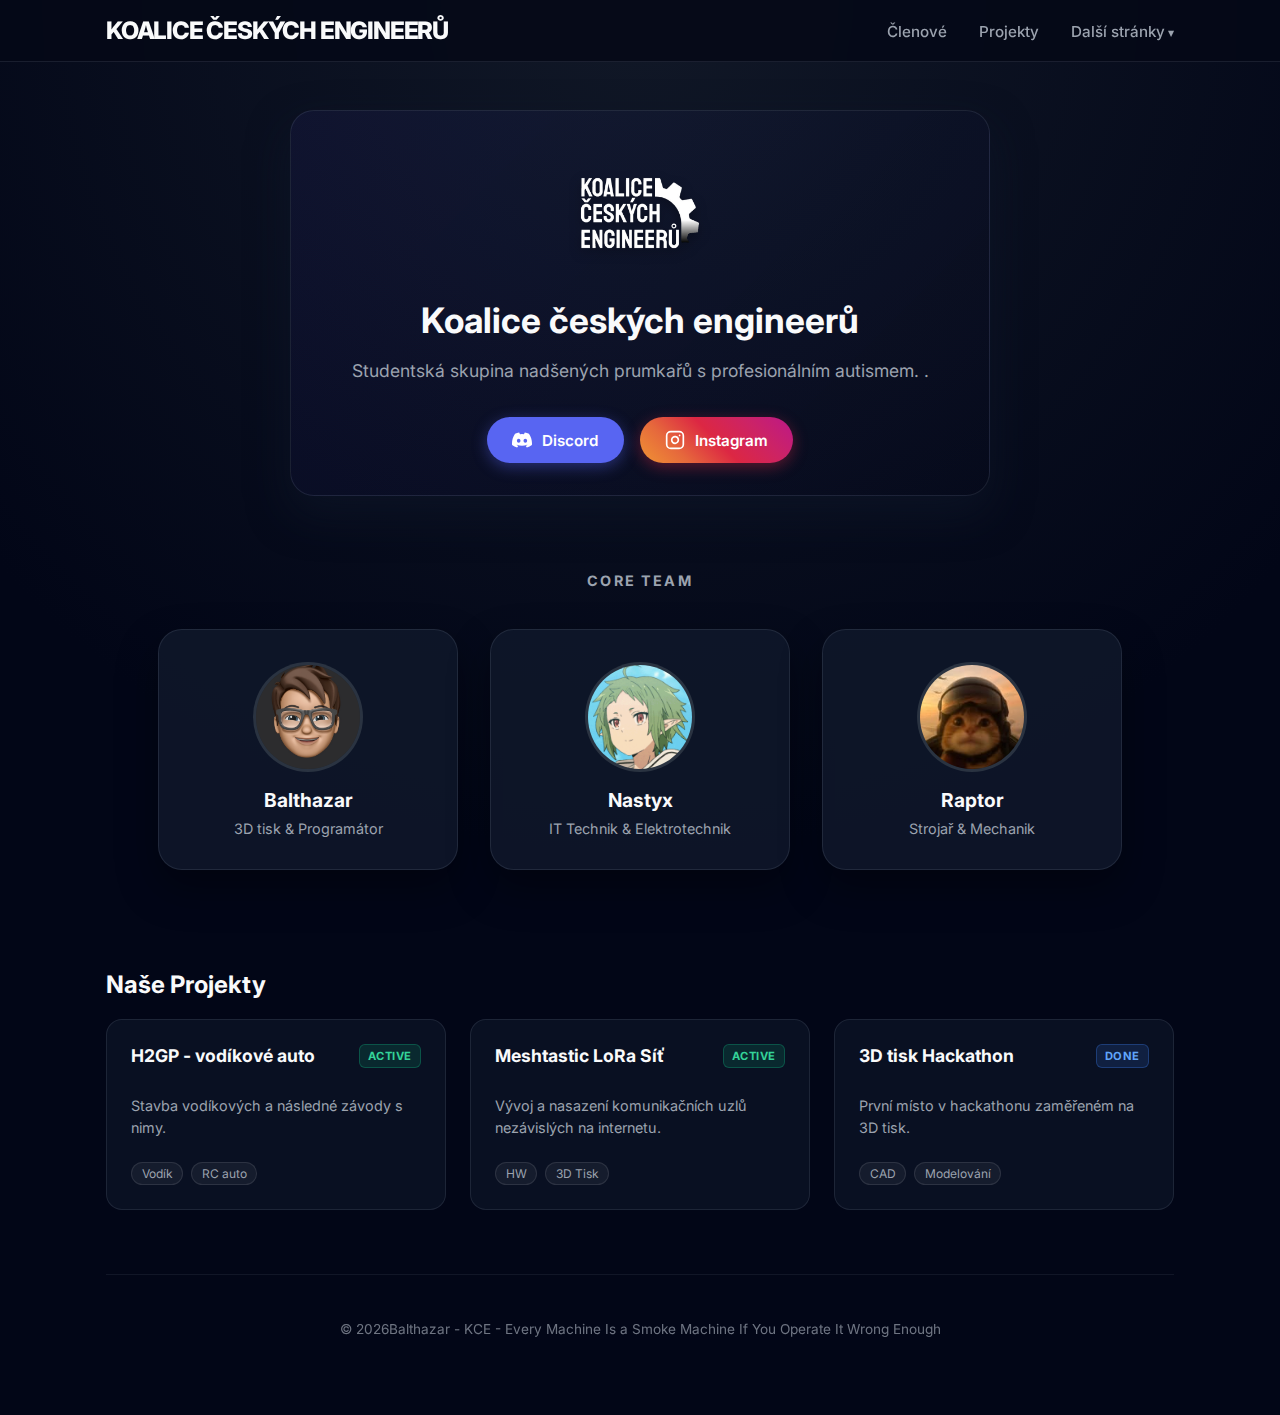
<file: index.html>
<!DOCTYPE html>
<html lang="cs">
<head>
  <meta charset="utf-8" />
  <meta name="viewport" content="width=device-width, initial-scale=1" />
  <title>Koalice českých engineerů</title>
  <meta name="description" content="Studentská skupina nadšených prumkařů s profesionálním autismem." />
  <link rel="stylesheet" href="styles.css" />
  <link href="https://fonts.googleapis.com/css2?family=Inter:wght@300;400;500;600;700&display=swap" rel="stylesheet" />
</head>
<body>

  <nav class="navbar">
      <div class="nav-container">
          <a href="index.html" class="nav-logo">Koalice českých engineerů</a>
          <ul class="nav-menu">
              <li><a href="members.html" class="nav-link">Členové</a></li>
              <li><a href="projects.html" class="nav-link">Projekty</a></li>
              
              <li class="dropdown">
                  <span class="nav-link dropdown-toggle">Další stránky</span>
                  <ul class="dropdown-menu">
                      <li><a href="wiki.html">Wiki / Dokumentace</a></li>
                      <li><a href="gallery.html">Galerie bastlů</a></li>
                      <li><a href="links.html">Server Status</a></li>
                      </ul>
              </li>
          </ul>
      </div>
  </nav>

  <main class="landing">
    
    <header class="hero" role="banner">
      <img src="KCE_logo.png" alt="Logo Koalice" class="landing-logo"> <h1>Koalice českých engineerů</h1>
      <p class="lead">
        Studentská skupina nadšených prumkařů s profesionálním autismem.
        .
      </p>

      <div class="hero-actions">
          <a href="https://discord.gg/tvuj_odkaz" target="_blank" class="btn btn-discord">
              <svg width="20" height="20" viewBox="0 0 24 24" fill="currentColor"><path d="M20.317 4.37a19.791 19.791 0 0 0-4.885-1.515.074.074 0 0 0-.079.037 13.565 13.565 0 0 0-1.057 2.155 18.293 18.293 0 0 0-4.634 0c-.324-.725-.69-1.442-1.072-2.146a.074.074 0 0 0-.079-.037A19.736 19.736 0 0 0 3.673 4.37a.07.07 0 0 0-.032.027C.533 9.046-.319 13.58.099 18.057a.082.082 0 0 0 .031.057 19.9 19.9 0 0 0 5.993 3.03.078.078 0 0 0 .084-.028 14.09 14.09 0 0 0 1.226-1.994.076.076 0 0 0-.041-.106 13.107 13.107 0 0 1-1.872-.892.077.077 0 0 1-.008-.128 10.2 10.2 0 0 0 .372-.292.074.074 0 0 1 .077-.01c3.928 1.793 8.18 1.793 12.062 0a.074.074 0 0 1 .078.01c.12.098.246.198.373.292a.077.077 0 0 1-.006.127 12.299 12.299 0 0 1-1.873.892.077.077 0 0 0-.041.107c.36.698.772 1.362 1.225 1.993a.076.076 0 0 0 .084.028 19.839 19.839 0 0 0 6.002-3.03.077.077 0 0 0 .032-.054c.5-5.177-.838-9.674-3.549-13.66a.061.061 0 0 0-.031-.03zM8.02 15.33c-1.183 0-2.157-1.085-2.157-2.419 0-1.333.956-2.419 2.157-2.419 1.21 0 2.176 1.086 2.157 2.419 0 1.334-.956 2.419-2.157 2.419zm7.975 0c-1.183 0-2.157-1.085-2.157-2.419 0-1.333.955-2.419 2.157-2.419 1.21 0 2.176 1.086 2.157 2.419 0 1.334-.946 2.419-2.157 2.419z"/></svg>
              Discord
          </a>

          <a href="https://www.instagram.com/koalice_ceskych_engineeru/" target="_blank" class="btn btn-instagram">
              <svg width="20" height="20" viewBox="0 0 24 24" fill="none" stroke="currentColor" stroke-width="2" stroke-linecap="round" stroke-linejoin="round"><rect x="2" y="2" width="20" height="20" rx="5" ry="5"></rect><path d="M16 11.37A4 4 0 1 1 12.63 8 4 4 0 0 1 16 11.37z"></path><line x1="17.5" y1="6.5" x2="17.51" y2="6.5"></line></svg>
              Instagram
          </a>
      </div>
      </header>

    <section id="members" class="members-section">
      <h2>Core Team</h2>
      <ul class="members-grid" role="list">
        
        <li role="listitem">
          <a class="member-card" href="balthazar.html">
            <img class="member-avatar" src="pfp_balthazar.PNG" alt="Balthazar" /> <div class="member-meta">
              <span class="member-name">Balthazar</span>
              <span class="member-role">3D tisk & Programátor</span>
            </div>
          </a>
        </li>

        <li role="listitem">
          <a class="member-card" href="nastyx.html">
            <img class="member-avatar" src="nas-pfp.gif" alt="Nastyx" /> <div class="member-meta">
              <span class="member-name">Nastyx</span>
              <span class="member-role">IT Technik & Elektrotechnik</span>
            </div>
          </a>
        </li>

        <li role="listitem">
          <a class="member-card" href="sutr.html"> <img class="member-avatar" src="pfp_raptor.jpg" alt="sutr" />
            <div class="member-meta">
              <span class="member-name">Raptor</span>
              <span class="member-role">Strojař & Mechanik</span>
            </div>
          </a>
        </li>

      </ul>
    </section>

    <section id="projects" class="projects-section">
        <h2>Naše Projekty</h2>
        <div class="projects-grid">
            
            <article class="project-card">
                <div class="project-header">
                    <h3>H2GP - vodíkové auto</h3>
                    <span class="status active">Active</span>
                </div>
                <p>Stavba vodíkových a následné závody s nimy.</p> <div class="chips">
                    <span class="chip">Vodík</span>
                    <span class="chip">RC auto</span>
                </div>
            </article>

            <article class="project-card">
                <div class="project-header">
                    <h3>Meshtastic LoRa Síť</h3>
                    <span class="status active">Active</span>
                </div>
                <p>Vývoj a nasazení komunikačních uzlů nezávislých na internetu.</p> <div class="chips">
                    <span class="chip">HW</span>
                    <span class="chip">3D Tisk</span>
                </div>
            </article>

            <article class="project-card">
                <div class="project-header">
                    <h3>3D tisk Hackathon</h3>
                    <span class="status finished">Done</span>
                </div>
                <p>První místo v hackathonu zaměřeném na 3D tisk.</p> <div class="chips">
                <span class="chip">CAD</span>
                <span class="chip">Modelování</span>
                </div>
            </article>

        </div>
    </section>

    <footer class="landing-footer">
      <p>© <span id="year"></span>Balthazar - KCE - Every Machine Is a Smoke Machine If You Operate It Wrong Enough</p> </footer>

  </main>

  <script>
    document.getElementById('year').textContent = new Date().getFullYear();
  </script>
</body>
</html>
</file>
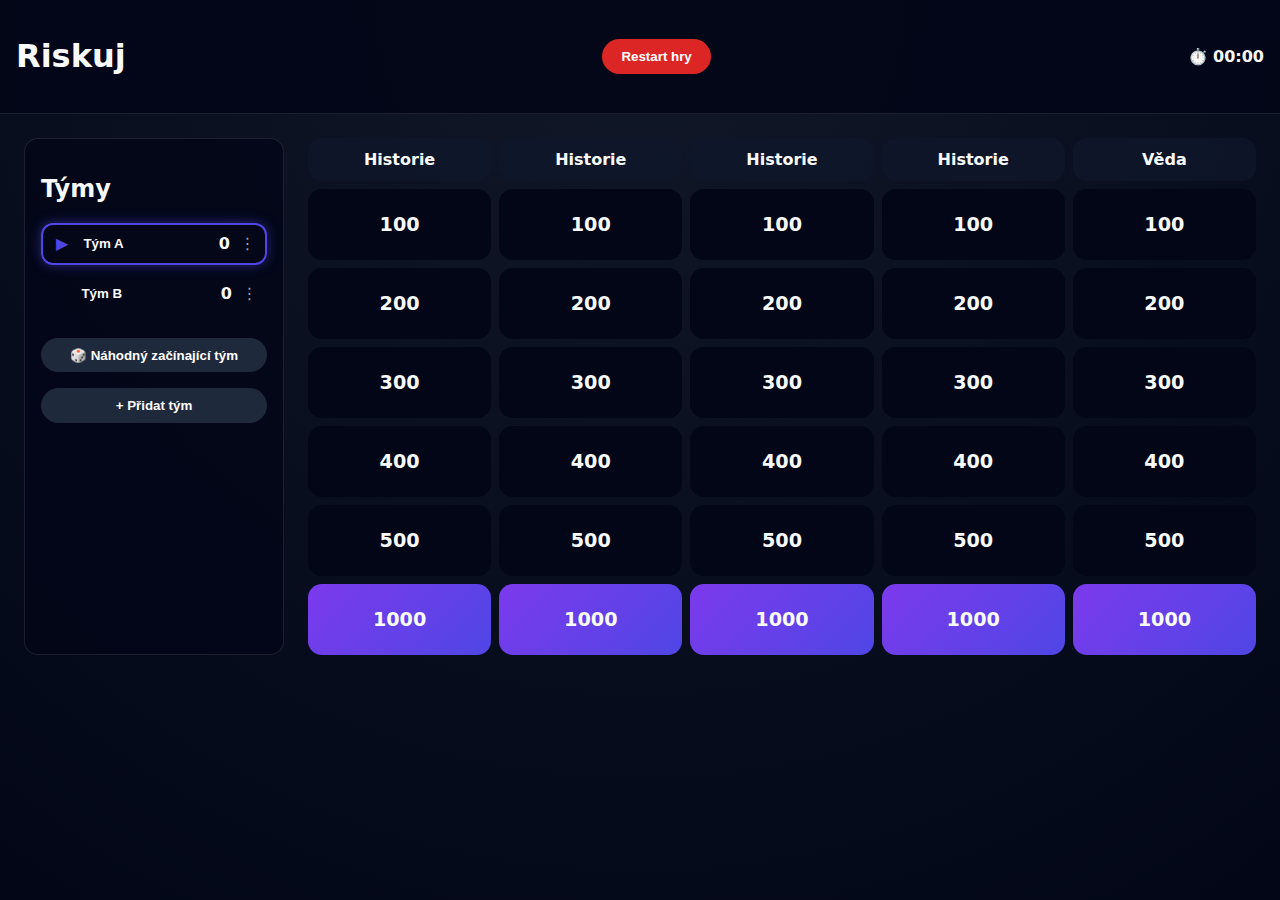
<file: public/index.html>
<!DOCTYPE html>
<html lang="cs">
<head>
    <meta charset="UTF-8" />
    <meta name="viewport" content="width=device-width, initial-scale=1.0"/>
    <title>Riskuj – Webová hra</title>
    <link rel="stylesheet" href="style.css"/>
</head>
<body>

<header class="top-bar">
    <h1>Riskuj</h1>
    <button id="resetGameBtn" class="btn danger">Restart hry</button>
</header>

<main class="game-layout">

    <aside class="scoreboard">
        <h2>Týmy</h2>
        <div id="teams"></div>

        <div class="scoreboard-actions">
            <button id="addTeamBtn" class="btn secondary">+ Přidat tým</button>
        </div>
    </aside>

    <section class="board-wrapper">
        <div id="gameBoard" class="game-board"></div>
    </section>

</main>

<div id="modal" class="modal hidden">
    <div class="modal-content">
        <h3 id="modalCategory"></h3>
        <p id="modalQuestion" class="question-text"></p>

        <button id="showAnswerBtn" class="btn primary">Zobrazit odpověď</button>
        <p id="modalAnswer" class="answer-text hidden"></p>

        <div class="modal-actions">
            <button id="correctBtn" class="btn success">Správně</button>
            <button id="wrongBtn" class="btn danger">Špatně</button>
            <button id="closeModalBtn" class="btn secondary">Zavřít</button>
        </div>
    </div>
</div>

<script src="main.js"></script>
</body>
</html>
</file>
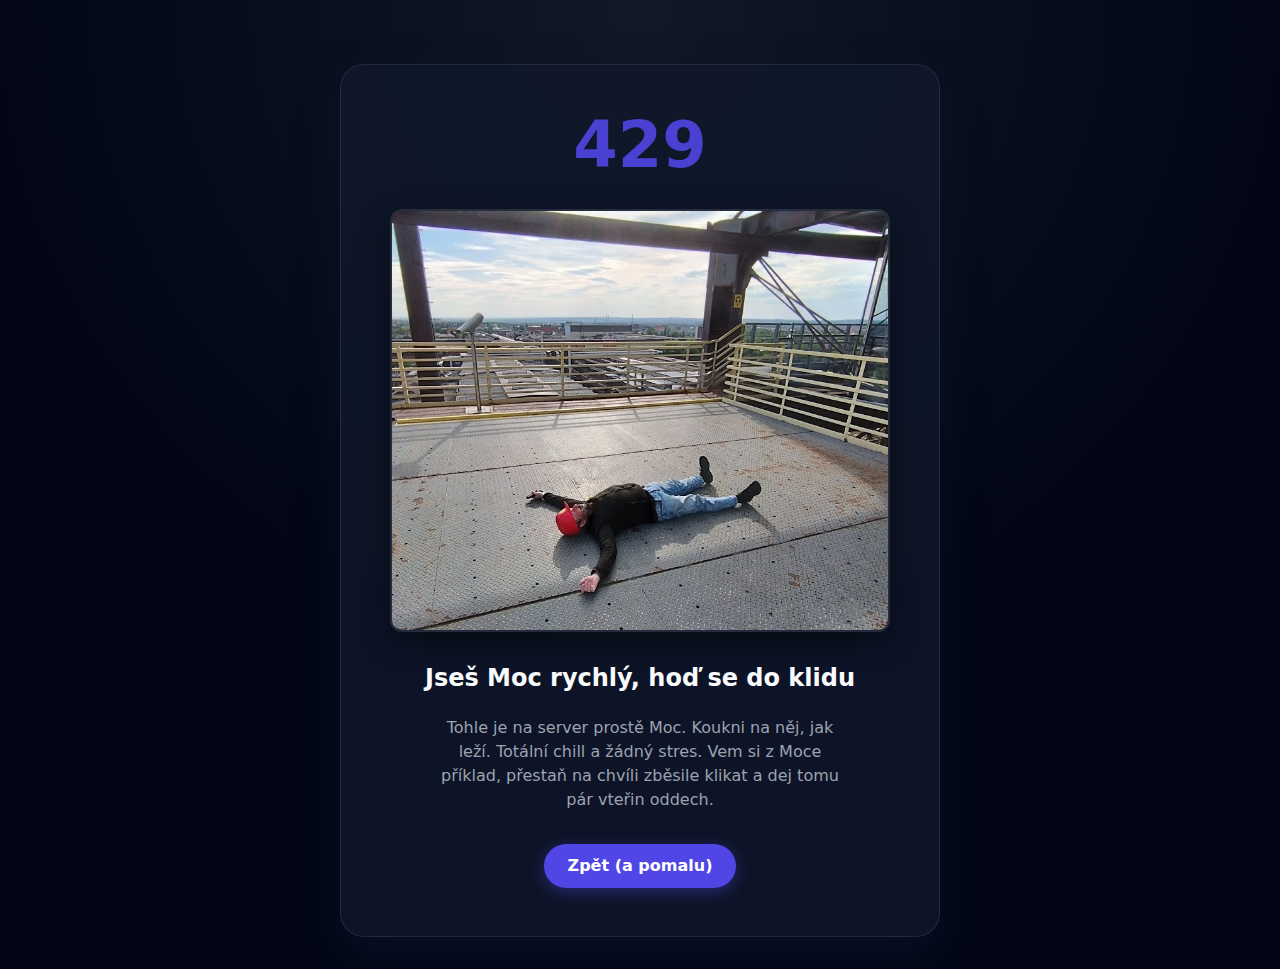
<file: errors/429.html>
<!DOCTYPE html>
<html lang="cs">
<head>
  <meta charset="utf-8" />
  <meta name="viewport" content="width=device-width,initial-scale=1" />
  <title>To je Moc!</title>
  <link rel="stylesheet" href="/errors/erorr.css" />
</head>
<body>

  <main class="landing">
    
    <div class="error-card">
      <h1 class="error-code">429</h1>
      
      <img src="/errors/moc-lezi2.png" alt="Moc chytá bronz" class="error-meme" width="500" height="423" style="object-fit: contain; max-height: 500px;">

      <h2 class="error-title">Jseš Moc rychlý, hoď se do klidu</h2>
      <p class="error-text">
        Tohle je na server prostě Moc. Koukni na něj, jak leží. Totální chill a žádný stres. 
        Vem si z Moce příklad, přestaň na chvíli zběsile klikat a dej tomu pár vteřin oddech.
      </p>

      <a href="#" onclick="history.back(); return false;" class="btn-back"> Zpět (a pomalu)</a>
    </div>

  </main>

</body>
</html>
</file>
<file: styles.css>
:root {
    --bg: #050816;
    --bg-glass: rgba(5, 8, 22, 0.85);
    --text: #f9fafb;
    --text-muted: #9ca3af;
    --accent: #4f46e5;
    --accent-glow: rgba(79, 70, 229, 0.5);
    --radius-xl: 24px;
    --radius-lg: 16px;
    --shadow-soft: 0 18px 40px rgba(15,23,42,0.55);
    --shadow-card: 0 18px 40px rgba(0, 0, 0, 0.35);
    --border-light: rgba(148, 163, 184, 0.15);
}

/* Reset box modelu */
*, *::before, *::after {
    box-sizing: border-box;
}

body {
    margin: 0;
    padding: 0;
    font-family: 'Inter', system-ui, -apple-system, sans-serif;
    background: radial-gradient(circle at top, #111827 0%, #020617 55%);
    color: var(--text);
    min-height: 100vh;
    display: flex;
    flex-direction: column;
}

/* ============================================================
   1. NAVIGACE (NEW)
   ============================================================ */
.navbar {
    width: 100%;
    position: sticky;
    top: 0;
    z-index: 1000;
    background: var(--bg-glass);
    backdrop-filter: blur(12px);
    border-bottom: 1px solid var(--border-light);
}

.nav-container {
    max-width: 1100px;
    margin: 0 auto;
    padding: 1rem;
    display: flex;
    justify-content: space-between;
    align-items: center;
}

.nav-logo {
    font-weight: 800;
    font-size: 1.5rem;
    color: var(--text);
    text-decoration: none;
    letter-spacing: -0.05em;
    text-transform: uppercase;
}

.nav-menu {
    list-style: none;
    margin: 0;
    padding: 0;
    display: flex;
    gap: 2rem;
    align-items: center;
}

.nav-link {
    color: var(--text-muted);
    text-decoration: none;
    font-weight: 500;
    font-size: 0.95rem;
    transition: color 0.2s, text-shadow 0.2s;
    cursor: pointer;
}

.nav-link:hover {
    color: var(--accent);
    text-shadow: 0 0 10px var(--accent-glow);
}

/* --- Dropdown (Roletka) --- */
.dropdown {
    position: relative;
}

.dropdown-toggle::after {
    content: " ▾";
    font-size: 0.8em;
}

.dropdown-menu {
    position: absolute;
    top: 100%;
    right: 0;
    width: 220px;
    background: #0f172a;
    border: 1px solid var(--border-light);
    border-radius: 12px;
    padding: 0.5rem 0;
    list-style: none;
    box-shadow: 0 10px 30px rgba(0,0,0,0.6);
    
    /* Animace */
    opacity: 0;
    visibility: hidden;
    transform: translateY(10px);
    transition: all 0.2s ease;
    pointer-events: none;
}

/* Zobrazení roletky při hoveru */
.dropdown:hover .dropdown-menu {
    opacity: 1;
    visibility: visible;
    transform: translateY(0);
    pointer-events: auto;
}

.dropdown-menu li a {
    display: block;
    padding: 0.75rem 1.5rem;
    color: var(--text-muted);
    text-decoration: none;
    font-size: 0.9rem;
    transition: background 0.2s;
}

.dropdown-menu li a:hover {
    background: rgba(79, 70, 229, 0.1);
    color: var(--text);
}

/* ============================================================
   2. HLAVNÍ OBSAH (LAYOUT)
   ============================================================ */
.landing {
    width: 100%;
    max-width: 1100px;
    margin: 0 auto;
    padding: 2rem 1rem;
    display: flex;
    flex-direction: column;
    align-items: center;
}

/* Hero Sekce */
.hero {
    width: 100%;
    max-width: 700px;
    background: linear-gradient(135deg, rgba(79,70,229,0.08), rgba(2,6,23,0.1));
    padding: 2rem 1rem;
    border-radius: var(--radius-xl);
    border: 1px solid var(--border-light);
    box-shadow: var(--shadow-soft);
    margin-bottom: 4rem;
    margin-top: 1rem;
    text-align: center;
}

.landing-logo {
    display: block;
    max-width: 140px;
    height: auto;
    margin: 0 auto 1rem auto;
    filter: drop-shadow(0 4px 6px rgba(0,0,0,0.3));
}

.hero h1 {
    margin: 0 0 1rem 0;
    font-size: 2.2rem;
    font-weight: 700;
    line-height: 1.2;
}

.hero .lead {
    font-size: 1.1rem;
    color: var(--text-muted);
    line-height: 1.6;
    margin: 0;
    max-width: 600px;
    margin: 0 auto;
}
.hero-actions {
    display: flex;
    gap: 1rem;            /* Mezera mezi tlačítky */
    margin-top: 2rem;     /* Odstup od textu */
    justify-content: center;
    flex-wrap: wrap;      /* Aby se na mobilu zalomila */
}

.btn {
    display: inline-flex;
    align-items: center;
    gap: 0.6rem;
    padding: 0.8rem 1.6rem;
    border-radius: 50px;
    text-decoration: none;
    font-weight: 600;
    font-size: 0.95rem;
    color: white;
    transition: transform 0.2s, box-shadow 0.2s, opacity 0.2s;
    border: none;
}

.btn:hover {
    transform: translateY(-3px);
    opacity: 0.95;
    box-shadow: 0 10px 20px rgba(0,0,0,0.3);
}

/* Specifické barvy */
.btn-discord {
    background-color: #5865F2; /* Oficiální Blurple barva */
    box-shadow: 0 4px 15px rgba(88, 101, 242, 0.4);
}

.btn-instagram {
    /* Instagram gradient */
    background: linear-gradient(45deg, #f09433 0%, #e6683c 25%, #dc2743 50%, #cc2366 75%, #bc1888 100%);
    box-shadow: 0 4px 15px rgba(220, 39, 67, 0.4);
}

/* ============================================================
   3. ČLENOVÉ (MEMBERS GRID)
   ============================================================ */
.members-section {
    width: 100%;
    margin-bottom: 5rem;
    display: flex;
    flex-direction: column;
    align-items: center;
}

.members-section h2 {
    text-align: center;
    margin-bottom: 2.5rem;
    text-transform: uppercase;
    letter-spacing: 0.15em;
    font-size: 0.9rem;
    color: var(--text-muted);
}

.members-grid {
    /* Reset list stylů */
    padding: 0;
    margin: 0 auto;
    list-style: none;

    /* FLEXBOX PRO ZAROVNÁNÍ VEDLE SEBE */
    display: flex;
    flex-direction: row;       /* Řadit prvky do řádku */
    flex-wrap: wrap;           /* Zalomení jen pokud se nevejdou (mobil) */
    justify-content: center;   /* Vycentrovat celou skupinu */
    align-items: stretch;      /* Stejná výška karet */
    gap: 2rem;                 /* Mezera mezi kartami */
    
    width: 100%;
    max-width: 1100px;         /* Dost místa pro 3 karty vedle sebe */
}

/* Položka seznamu */
.members-grid > li {
    display: flex;
    justify-content: center;
    /* Zrušíme jakékoliv odsazení shora, aby byly v rovině */
    margin-top: 0 !important; 
}

/* Karta člena */
.member-card {
    background: rgba(15, 23, 42, 0.85);
    border-radius: var(--radius-xl);
    padding: 2rem;
    
    /* Fixní šířka, aby byly karty stejně široké */
    width: 300px;
    
    display: flex;
    flex-direction: column;
    align-items: center;
    text-align: center;
    
    border: 1px solid var(--border-light);
    box-shadow: var(--shadow-card);
    text-decoration: none;
    transition: transform 0.2s ease, border-color 0.2s ease;
}

.member-card:hover {
    transform: translateY(-5px);
    border-color: rgba(79,70,229,0.5);
}

/* Avatar a texty */
.member-avatar {
    width: 120px;
    height: 120px;
    border-radius: 50%;
    object-fit: cover;
    margin-bottom: 1rem;
    border: 3px solid rgba(255,255,255,0.05);
    background-color: #1f2937;
}

.member-meta {
    display: flex;
    flex-direction: column;
    gap: 0.3rem;
}

.member-name {
    color: var(--text);
    font-weight: 700;
    font-size: 1.25rem;
}

.member-role {
    color: var(--text-muted);
    font-size: 0.95rem;
}

/* --- RESPONZIVITA (MOBIL) --- */
/* Na malých displejích se poskládají pod sebe */
@media (max-width: 950px) {
    .members-grid {
        flex-direction: column; /* Pod sebe */
        align-items: center;
    }
    
    .member-card {
        width: 100%;
        max-width: 350px; /* Na mobilu trochu širší */
    }
}

.member-card:hover {
    transform: translateY(-5px);
    border-color: rgba(79,70,229,0.5);
}

.member-avatar {
    width: 110px;
    height: 110px;
    border-radius: 50%;
    object-fit: cover;
    margin-bottom: 1rem;
    border: 3px solid rgba(255,255,255,0.05);
    background-color: #1f2937;
}

.member-name {
    color: var(--text);
    font-weight: 700;
    font-size: 1.2rem;
    display: block;
}

.member-role {
    color: var(--text-muted);
    font-size: 0.9rem;
    margin-top: 0.2rem;
    display: block;
}

/* ============================================================
   4. PROJEKTY (NEW GRID)
   ============================================================ */
.projects-section {
    width: 100%;
    margin-bottom: 4rem;
}

.projects-grid {
    display: grid;
    grid-template-columns: repeat(auto-fit, minmax(300px, 1fr));
    gap: 1.5rem;
    
    /* TOTO PŘIDEJ: Zarovná karty na střed, i když je jich málo */
    justify-content: center; 
}

.project-card {
    background: rgba(15, 23, 42, 0.6);
    border: 1px solid var(--border-light);
    border-radius: var(--radius-lg);
    padding: 1.5rem;
    transition: transform 0.2s, background 0.2s, border-color 0.2s;
    display: flex;
    flex-direction: column;
    height: 100%;
}

.project-card:hover {
    transform: translateY(-5px);
    background: rgba(15, 23, 42, 0.9);
    border-color: var(--accent);
    box-shadow: 0 10px 30px rgba(79, 70, 229, 0.1);
}

.project-header {
    display: flex;
    justify-content: space-between;
    align-items: center;
    margin-bottom: 0.8rem;
}

.project-header h3 {
    margin: 0;
    font-size: 1.1rem;
    color: var(--text);
}

/* TOTO PŘIDEJ NAKONEC SEKCE PROJEKTŮ */
a.project-card, .project-card a {
    text-decoration: none; /* Zruší podtržení */
    color: inherit;        /* Vezme si bílou barvu textu místo modré */
    display: flex;         /* Udrží formátování karty */
}

/* Status Labely */
.status {
    font-size: 0.7rem;
    padding: 4px 8px;
    border-radius: 6px;
    font-weight: 700;
    text-transform: uppercase;
    letter-spacing: 0.05em;
}

.status.active { background: rgba(16, 185, 129, 0.15); color: #34d399; border: 1px solid rgba(16, 185, 129, 0.3); }
.status.dev { background: rgba(245, 158, 11, 0.15); color: #fbbf24; border: 1px solid rgba(245, 158, 11, 0.3); }
.status.finished { background: rgba(59, 130, 246, 0.15); color: #60a5fa; border: 1px solid rgba(59, 130, 246, 0.3); }

.project-card p {
    color: var(--text-muted);
    font-size: 0.9rem;
    line-height: 1.5;
    flex-grow: 1; /* Roztáhne text, aby tlačítka/chips byly dole */
    margin-bottom: 1.5rem;
}

/* Chips / Tagy */
.chips {
    display: flex;
    gap: 0.5rem;
    flex-wrap: wrap;
}

.chip {
    font-size: 0.75rem;
    padding: 0.2rem 0.6rem;
    border-radius: 99px;
    background: rgba(255,255,255,0.05);
    color: var(--text-muted);
    border: 1px solid rgba(255,255,255,0.1);
}

/* ============================================================
   5. PATIČKA & RESPONSIVITA
   ============================================================ */
.landing-footer {
    width: 100%;
    padding: 2rem 0;
    border-top: 1px solid var(--border-light);
    text-align: center;
    color: var(--text-muted);
    font-size: 0.85rem;
    opacity: 0.7;
    margin-top: auto;
}

/* Error Pages Specifics */
.error-card {
    background: rgba(15, 23, 42, 0.85);
    border-radius: var(--radius-xl);
    padding: 3rem 2rem;
    text-align: center;
    border: 1px solid var(--border-light);
    margin-top: 2rem;
    max-width: 600px;
}
.error-code { font-size: 4rem; color: var(--accent); margin: 0; font-weight: 800; }
.btn-back {
    display: inline-block;
    margin-top: 1.5rem;
    padding: 0.8rem 1.5rem;
    background: var(--accent);
    color: white;
    text-decoration: none;
    border-radius: 50px;
    font-weight: 600;
}
.btn-back:hover { opacity: 0.9; transform: translateY(-2px); }

/* Mobilní úpravy */
@media (max-width: 768px) {
    .nav-menu {
        gap: 1rem;
    }
    .nav-link {
        font-size: 0.85rem;
    }
    .hero h1 { font-size: 1.8rem; }
    .dropdown-menu {
        right: 50%;
        transform: translateX(50%) translateY(10px);
    }
    .members-grid > li:nth-child(even) {
        margin-top: 0; /* Zruší odskok na mobilu */
    }
}
/* ============================================================
   STRÁNKA PROJEKTŮ - SPECIFICKÉ STYLY
   ============================================================ */

/* Zvýraznění aktivního odkazu v menu */
.nav-link.active {
    color: var(--accent);
    font-weight: 700;
}

/* Větší karty pro seznam projektů */
.project-card.large-card {
    min-height: 250px; /* Aby byly trochu vyšší */
    background: rgba(15, 23, 42, 0.75); /* O trochu tmavší pozadí pro čitelnost */
}

/* Placeholder pro obrázek (šedý obdélník, než tam dáš fotky) */
.project-image-placeholder {
    width: 100%;
    height: 180px;
    background: rgba(255,255,255,0.05);
    border-radius: 12px;
    display: flex;
    align-items: center;
    justify-content: center;
    margin-bottom: 1.5rem;
    border: 1px dashed rgba(148, 163, 184, 0.3);
    color: var(--text-muted);
    font-size: 0.9rem;
}

/* Detaily projektu (odrážky) */
.project-details {
    margin: 1rem 0;
    padding: 1rem;
    background: rgba(0,0,0,0.2);
    border-radius: 8px;
    font-size: 0.85rem;
}

.project-details ul {
    margin: 0;
    padding-left: 1rem;
    list-style: none;
}

.project-details li {
    margin-bottom: 0.3rem;
    color: var(--text-muted);
}

.project-details strong {
    color: var(--text);
    margin-right: 0.5rem;
}

/* ============================================================
   OBRÁZKY V KARTÁCH & ČLÁNKY
   ============================================================ */

/* Styl pro obrázek uvnitř karty */
.card-img-top {
    width: 100%;
    height: 200px;           /* Fixní výška, aby karty neuskakovaly */
    object-fit: cover;       /* Ořízne fotku tak, aby vyplnila prostor a nedeformovala se */
    border-radius: 12px;     /* Kulaté rohy */
    margin-bottom: 1rem;
    border: 1px solid rgba(255,255,255,0.1);
    background: #0f172a;     /* Pozadí, kdyby se fotka nenačetla */
}

/* Větší výška obrázku na stránce Projects.html */
.large-card .card-img-top {
    height: 280px;
}

/* Tlačítko "Číst více" v kartě */
.btn-read-more {
    display: inline-block;
    margin-top: 1rem;
    font-size: 0.85rem;
    color: var(--accent);
    font-weight: 600;
    text-transform: uppercase;
    letter-spacing: 0.05em;
    text-decoration: none;
}

.btn-read-more:hover {
    color: #fff;
    text-decoration: underline;
}

/* --- STYLY PRO SAMOTNÝ ČLÁNEK (Detail) --- */
.article-container {
    max-width: 800px;
    margin: 0 auto;
    background: rgba(15, 23, 42, 0.6);
    padding: 2rem;
    border-radius: var(--radius-xl);
    border: 1px solid var(--border-light);
}

.article-header-img {
    width: 100%;
    height: auto;
    max-height: 400px;
    object-fit: cover;
    border-radius: var(--radius-lg);
    margin-bottom: 2rem;
    box-shadow: var(--shadow-soft);
}

.article-content {
    line-height: 1.8;
    color: #cbd5e1; /* Světlejší šedá pro čtení */
    font-size: 1.05rem;
}

.article-content h2 {
    color: var(--text);
    margin-top: 2rem;
    border-bottom: 1px solid var(--border-light);
    padding-bottom: 0.5rem;
}

.article-content img {
    max-width: 100%;
    border-radius: 12px;
    margin: 1.5rem 0;
    border: 1px solid var(--border-light);
}
</file>
<file: public/style.css>
:root {
    --bg: #0f172a;
    --panel: #020617;
    --accent: #4f46e5;
    --success: #16a34a;
    --danger: #dc2626;
    --text: #f9fafb;
    --muted: #94a3b8;
    --radius: 14px;
}

* { box-sizing: border-box; }

body {
    margin: 0;
    background: radial-gradient(circle at top, #111827, #020617);
    color: var(--text);
    font-family: Inter, system-ui, sans-serif;
    min-height: 100vh;
}

.top-bar {
    display: flex;
    justify-content: space-between;
    align-items: center;
    padding: 1rem;
    background: rgba(2,6,23,0.9);
    border-bottom: 1px solid rgba(255,255,255,0.1);
}

.game-layout {
    display: grid;
    grid-template-columns: 260px 1fr;
    gap: 1.5rem;
    padding: 1.5rem;
}

@media (max-width: 900px) {
    .game-layout { grid-template-columns: 1fr; }
}

.scoreboard {
    background: rgba(2,6,23,0.85);
    border-radius: var(--radius);
    padding: 1rem;
    border: 1px solid rgba(255,255,255,0.1);
}

.team {
    display: grid;
    grid-template-columns: auto 1fr auto auto;
    align-items: center;
    gap: 0.6rem;

    padding: 0.6rem;
    margin-bottom: 0.6rem;

    border-radius: 12px;
}


.team.active {
    border: 2px solid var(--accent);
    box-shadow: 0 0 12px rgba(79,70,229,0.5);
}

.active-indicator {
    width: 1.2rem;
    text-align: center;
    font-weight: 800;
    color: var(--accent);
}

.team input {
    width: 100%;
    min-width: 0;
    background: transparent;
    border: none;
    color: var(--text);
    font-weight: 600;
    outline: none;
}


.team-score {
    font-weight: 800;
    font-size: 1rem;
    min-width: 2.5rem;
    text-align: right;
    color: var(--text);
}

.team-menu {
    position: relative;
    cursor: pointer;
    color: var(--muted);
}

.team-menu:hover { color: var(--text); }

.team-dropdown {
    position: absolute;
    right: 0;
    top: 130%;
    background: var(--panel);
    border: 1px solid rgba(255,255,255,0.15);
    border-radius: 12px;
    min-width: 160px;
    box-shadow: 0 15px 40px rgba(0,0,0,0.6);
    opacity: 0;
    transform: translateY(8px);
    pointer-events: none;
    transition: all .15s ease;
}

.team-menu.open .team-dropdown {
    opacity: 1;
    transform: translateY(0);
    pointer-events: auto;
}


.team-dropdown button {
    width: 100%;
    padding: .65rem 1rem;
    background: none;
    border: none;
    color: var(--text);
    text-align: left;
    cursor: pointer;
}

.team-dropdown button:hover {
    background: rgba(255,255,255,0.08);
}

.team-dropdown .danger { color: var(--danger); }

.game-board {
    display: grid;
    grid-template-columns: repeat(5, 1fr);
    gap: .5rem;
}

.category {
    background: rgba(15,23,42,0.8);
    padding: .75rem;
    text-align: center;
    font-weight: 700;
    border-radius: var(--radius);
}

.cell {
    background: var(--panel);
    padding: 1.5rem 0;
    text-align: center;
    font-size: 1.2rem;
    font-weight: 700;
    cursor: pointer;
    border-radius: var(--radius);
    transition: transform .15s, opacity .15s;
}

.cell:hover { transform: scale(1.05); }

.cell.used {
    opacity: 0.3;
    pointer-events: none;
}

.cell.bonus {
    background: linear-gradient(135deg, #7c3aed, #4f46e5);
}

.btn {
    border: none;
    border-radius: 999px;
    padding: .6rem 1.2rem;
    cursor: pointer;
    font-weight: 600;
}

.primary { background: var(--accent); color: white; }
.secondary { background: #1e293b; color: white; }
.success { background: var(--success); color: white; }
.danger { background: var(--danger); color: white; }

.modal {
    position: fixed;
    inset: 0;
    background: rgba(2,6,23,0.85);
    display: flex;
    align-items: center;
    justify-content: center;
    z-index: 100;
}

.hidden { display: none; }

.modal-content {
    background: var(--panel);
    padding: 2rem;
    border-radius: var(--radius);
    max-width: 500px;
    width: 90%;
    text-align: center;
}

.question-text {
    font-size: 1.2rem;
    margin: 1rem 0;
}

.answer-text {
    margin: 1rem 0;
    color: #a5b4fc;
}

.modal-actions {
    display: flex;
    justify-content: center;
    align-items: center;
    gap: 1rem;              /* HLAVNÍ MEZERY MEZI TLAČÍTKY */
    margin-top: 1.5rem;
    flex-wrap: wrap;
}
#showAnswerBtn {
    margin: 1.5rem 0 2rem 0;
    padding: 0.8rem 1.6rem;
    font-size: 1rem;
}

.modal-actions .btn {
    min-width: 130px;
    padding: 0.7rem 1.4rem;
    font-size: 0.95rem;
}
.answer-text {
    margin: 1.5rem 0;
    font-size: 1.1rem;
    color: #a5b4fc;
}
.scoreboard-actions {
    display: flex;
    flex-direction: column;
    gap: 0.6rem;
    margin-top: 1rem;
}
.scoreboard-actions .btn {
    width: 100%;
    text-align: center;
}
</file>
<file: errors/erorr.css>
/* ============================================================
   KOALICE ČESKÝCH ENGINEERŮ — FINÁLNÍ STYLE.CSS
   Obsahuje: Hlavní stránku, Logo, Karty členů, 404 Error
   ============================================================ */

:root {
    --bg: #050816;
    --text: #f9fafb;
    --text-muted: #9ca3af;
    --accent: #4f46e5;
    --radius-xl: 24px;
    --shadow-soft: 0 18px 40px rgba(15,23,42,0.55);
    --shadow-card: 0 18px 40px rgba(0, 0, 0, 0.35);
}

/* Reset box modelu */
*, *::before, *::after {
    box-sizing: border-box;
}

body {
    margin: 0;
    padding: 0;
    font-family: 'Inter', system-ui, -apple-system, sans-serif;
    background: radial-gradient(circle at top, #111827 0%, #020617 55%);
    color: var(--text);
    min-height: 100vh;
    
    /* Globální centrování obsahu */
    display: flex;
    flex-direction: column;
    align-items: center;
}

/* ============================================================
   HLAVNÍ ROZLOŽENÍ (LAYOUT)
   ============================================================ */

/* Hlavní kontejner */
.landing {
    width: 100%;
    max-width: 1100px;
    padding: 2rem 1rem;
    
    display: flex;
    flex-direction: column;
    align-items: center; /* Vše uvnitř zarovná na střed */
}

/* ============================================================
   LOGO A HERO SEKCE
   ============================================================ */

/* Logo */
.landing-logo {
    display: block;
    max-width: 150px;
    height: auto;
    margin: 0 auto 0.5rem auto; /* Vycentrování a malá mezera pod logem */
    filter: drop-shadow(0 4px 6px rgba(0,0,0,0.3));
}

/* Hero bublina (úvodní text) */
.hero {
    width: 100%;
    max-width: 700px; /* Kompaktnější šířka */
    background: linear-gradient(135deg, rgba(79,70,229,0.08), rgba(2,6,23,0.1));
    
    /* Menší padding pro kompaktnější vzhled */
    padding: 1.5rem 1rem; 
    
    border-radius: var(--radius-xl);
    border: 1px solid rgba(148,163,184,0.15);
    box-shadow: var(--shadow-soft);
    margin-bottom: 3rem;
    
    text-align: center;
    display: flex;
    flex-direction: column;
    align-items: center;
}

.hero h1 {
    margin: 0 0 1rem 0;
    font-size: 2rem;
    font-weight: 700;
    line-height: 1.2;
    color: var(--text);
}

.hero .lead {
    font-size: 1.05rem;
    color: var(--text-muted);
    line-height: 1.6;
    margin: 0;
    max-width: 600px;
}

/* ============================================================
   SEKCE ČLENŮ
   ============================================================ */

.members-section {
    width: 100%;
    display: flex;
    flex-direction: column;
    align-items: center;
}

.members-section h2 {
    text-align: center;
    margin-bottom: 2rem;
    text-transform: uppercase;
    letter-spacing: 0.15em;
    font-size: 0.9rem;
    color: var(--text-muted);
}

/* Grid (mřížka karet) */
.members-grid {
    width: 100%;
    max-width: 900px;
    padding: 0;
    margin: 0;
    list-style: none;
    
    display: grid;
    /* Automatické přizpůsobení sloupců */
    grid-template-columns: repeat(auto-fit, minmax(280px, 1fr));
    gap: 2rem;
    justify-items: center;
}

/* Položka v seznamu */
.members-grid > li {
    width: 100%;
    display: flex;
    justify-content: center;
}

/* ============================================================
   KARTA ČLENA
   ============================================================ */

.member-card {
    background: rgba(15, 23, 42, 0.85);
    border-radius: var(--radius-xl);
    padding: 2rem;
    width: 100%;
    max-width: 320px;
    
    display: flex;
    flex-direction: column;
    align-items: center;
    text-align: center;
    
    border: 1px solid rgba(148,163,184,0.12);
    box-shadow: var(--shadow-card);
    text-decoration: none; /* Bez podtržení odkazu */
    transition: transform 0.2s ease, border-color 0.2s ease;
}

.member-card:hover {
    transform: translateY(-5px);
    border-color: rgba(79,70,229,0.5);
}

.member-avatar {
    width: 100px;
    height: 100px;
    border-radius: 50%; /* Vždy kulatý avatar (i pro gify) */
    object-fit: cover;
    margin-bottom: 1rem;
    border: 3px solid rgba(255,255,255,0.05);
    background-color: #1f2937;
}

.member-meta {
    display: flex;
    flex-direction: column;
    gap: 0.3rem;
}

.member-name {
    color: var(--text);
    font-weight: 700;
    font-size: 1.2rem;
}

.member-role {
    color: var(--text-muted);
    font-size: 0.9rem;
}

/* ============================================================
   PATIČKA (FOOTER)
   ============================================================ */

.landing-footer {
    width: 100%;
    margin-top: 4rem;
    padding-top: 2rem;
    border-top: 1px solid rgba(255,255,255,0.05);
    text-align: center;
    color: var(--text-muted);
    font-size: 0.85rem;
    opacity: 0.7;
}

/* ============================================================
   404 ERROR PAGE (NOVÉ)
   ============================================================ */

.error-card {
    background: rgba(15, 23, 42, 0.85);
    border-radius: var(--radius-xl);
    padding: 3rem 2rem;
    width: 100%;
    max-width: 600px;
    
    display: flex;
    flex-direction: column;
    align-items: center;
    text-align: center;
    
    border: 1px solid rgba(148,163,184,0.15);
    box-shadow: var(--shadow-soft);
    margin-top: 2rem;
}

.error-code {
    font-size: 4rem;
    font-weight: 800;
    margin: 0;
    color: var(--accent);
    line-height: 1;
    opacity: 0.9;
}

.error-meme {
    max-width: 100%;
    height: auto;
    border-radius: 12px;
    margin: 2rem 0;
    border: 2px solid rgba(255,255,255,0.1);
    box-shadow: 0 10px 30px rgba(0,0,0,0.5);
}

.error-title {
    font-size: 1.5rem;
    margin: 0 0 0.5rem 0;
    color: var(--text);
}

.error-text {
    color: var(--text-muted);
    margin-bottom: 2rem;
    max-width: 400px;
    line-height: 1.5;
}

.btn-back {
    display: inline-block;
    padding: 0.8rem 1.5rem;
    background: var(--accent);
    color: #fff;
    text-decoration: none;
    border-radius: 50px;
    font-weight: 600;
    transition: transform 0.2s, opacity 0.2s;
    box-shadow: 0 4px 15px rgba(79, 70, 229, 0.4);
}

.btn-back:hover {
    transform: translateY(-2px);
    opacity: 0.9;
}

/* ============================================================
   RESPONZIVITA (MOBIL)
   ============================================================ */

@media (max-width: 640px) {
    .hero h1 { font-size: 1.8rem; }
    .hero { padding: 1.5rem 1rem; }
    .error-code { font-size: 3rem; }
}
</file>
